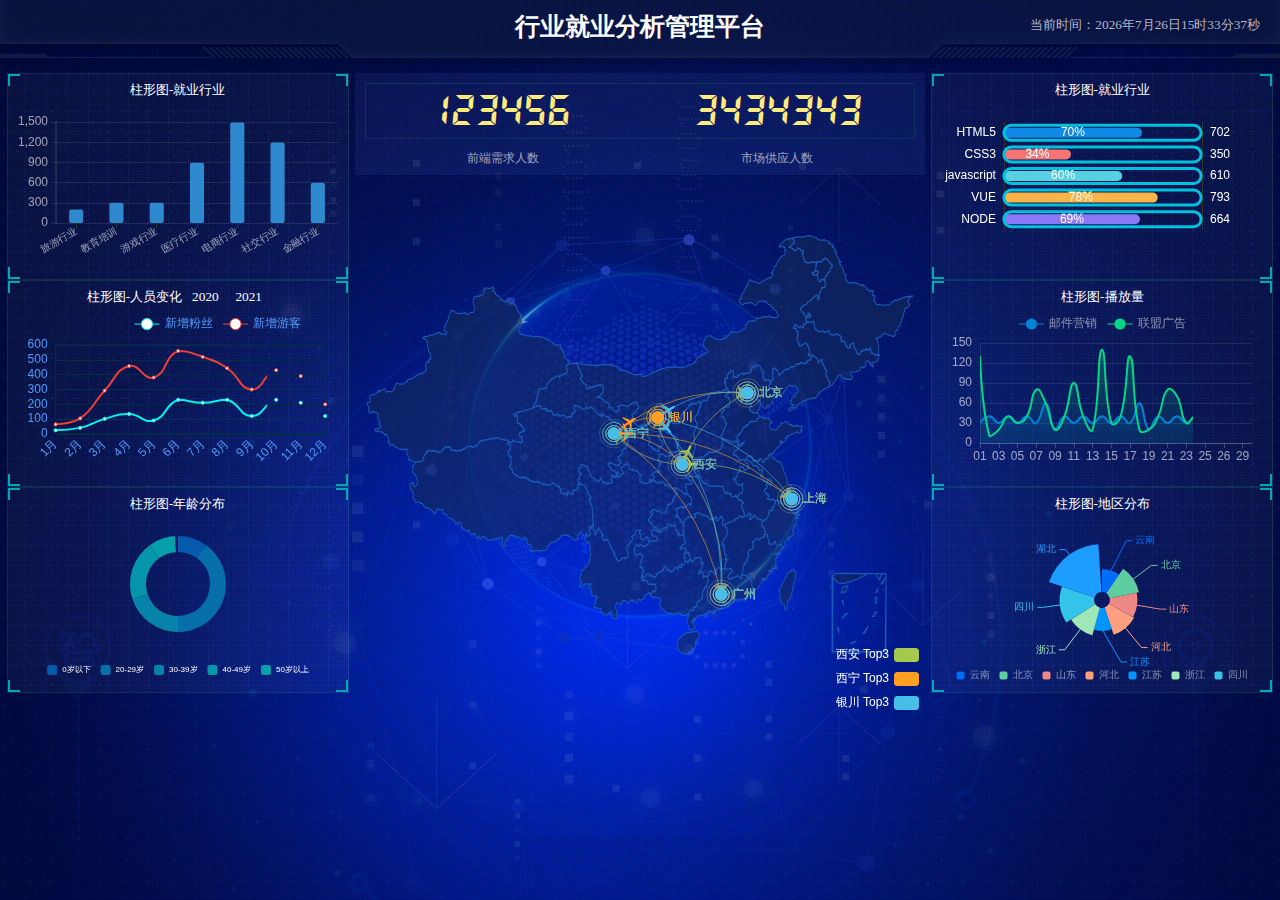
<file: index.html>
<!DOCTYPE html>
<html lang="en">

<head>
    <meta charset="UTF-8">
    <meta name="viewport" content="width=device-width, initial-scale=1.0">
    <title>Document</title>
    <link rel="stylesheet" href="css/index.css">
</head>

<body>
    <!-- 头部 -->
    <header>
        <h1>行业就业分析管理平台</h1>
        <div class="showTime"></div>
        <script>
            var t = null
            t = setTimeout(time, 1000); //开始运行
            function time() {
                clearTimeout(t) // 清除定时器
                dt = new Date()
                var y = dt.getFullYear()
                var mt = dt.getMonth() + 1
                var day = dt.getDate()
                var h = dt.getHours()
                var m = dt.getMinutes()
                var s = dt.getSeconds()
                console.log("当前时间：" + y + "年" +
                    mt + "月" + day + "日" + h + "时" + m + "分" + s + "秒", 'time+++')
                document.querySelector(".showTime").innerHTML = "当前时间：" + y + "年" +
                    mt + "月" + day + "日" + h + "时" + m + "分" + s + "秒"
                t = setTimeout(time, 1000); //开始运行
            }
        </script>
    </header>
    <!-- 页面主体 -->
    <section class="mainbox">
        <div class="column">
            <div class="panel bar">
                <h2>柱形图-就业行业</h2>
                <div class="chart"></div>
                <div class="panel-footer"></div>
            </div>
            <div class="panel line">
                <h2>柱形图-人员变化
                    <a href="javascript:;">2020</a>
                    <a href="javascript:;">2021</a>
                </h2>
                <div class="chart">图表</div>
                <div class="panel-footer"></div>
            </div>
            <div class="panel pie">
                <h2>柱形图-年龄分布</h2>
                <div class="chart">图表</div>
                <div class="panel-footer"></div>
            </div>
        </div>
        <div class="column">
            <!-- no模块 -->
            <div class="no">
                <div class="no-hd">
                    <ul>
                        <li>123456</li>
                        <li>3434343</li>
                    </ul>
                </div>
                <div class="no-bd">
                    <ul>
                        <li>前端需求人数</li>
                        <li>市场供应人数</li>
                    </ul>
                </div>
            </div>
            <!-- 地图模块 -->
            <div class="map">
                <div class="map1"></div>
                <div class="map2"></div>
                <div class="map3"></div>
                <div class="chart">地图模块</div>
            </div>
        </div>
        <div class="column">
            <div class="panel bar2">
                <h2>柱形图-就业行业</h2>
                <div class="chart">图表</div>
                <div class="panel-footer"></div>
            </div>
            <div class="panel line2">
                <h2>柱形图-播放量</h2>
                <div class="chart">图表</div>
                <div class="panel-footer"></div>
            </div>
            <div class="panel pie2">
                <h2>柱形图-地区分布</h2>
                <div class="chart">图表</div>
                <div class="panel-footer"></div>
            </div>
        </div>
    </section>
    <script src="js/flexible.js"></script>
    <script src="./js/echarts.min.js"></script>
    <script src="./js/jquery.js"></script>
    <!-- 中国地图需要，所以引入china.js -->
    <script src="./js/china.js"></script>
    <script src="./js/index.js"></script>
</body>

</html>
</file>
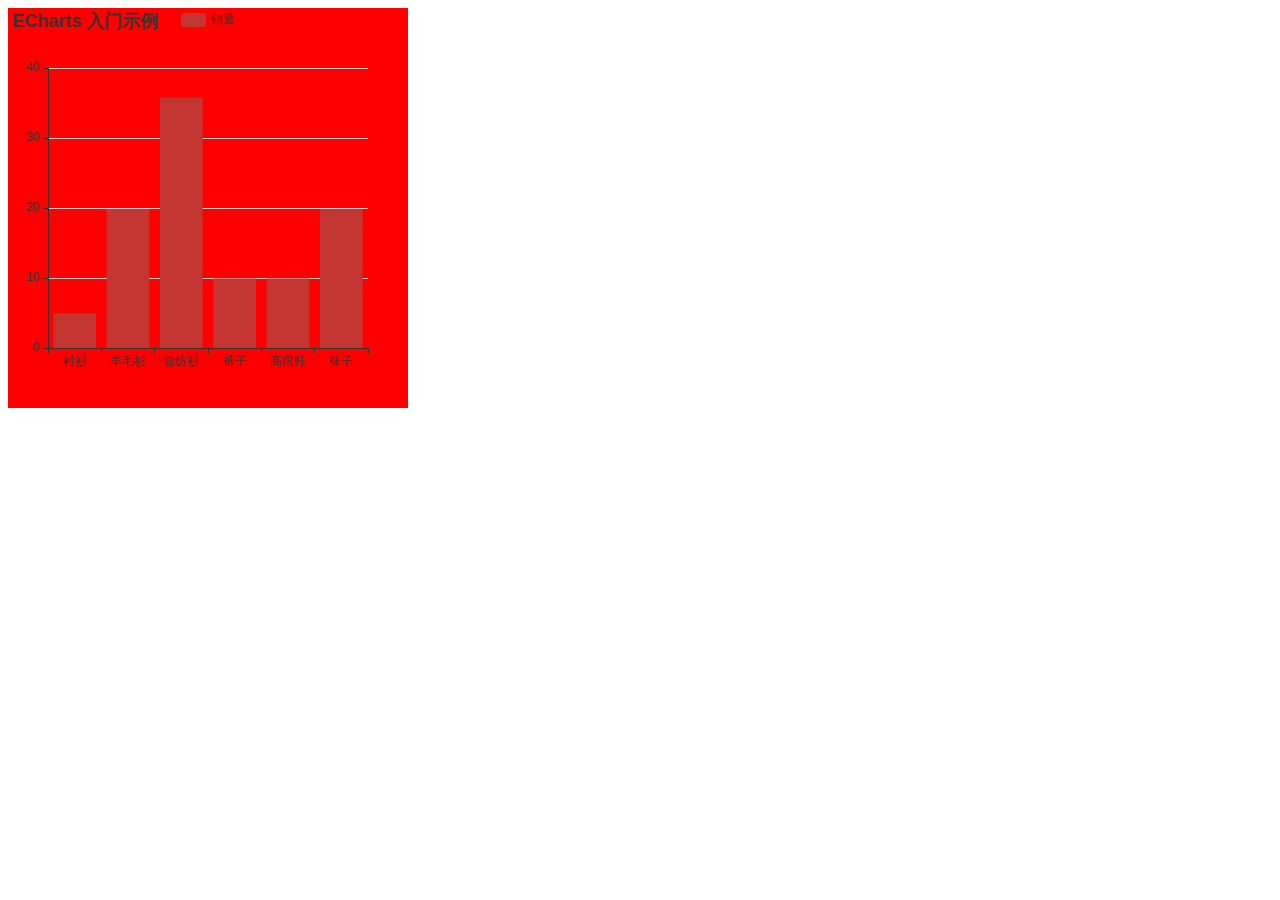
<file: demo.html>
<!DOCTYPE html>
<html lang="en">
<head>
    <meta charset="UTF-8">
    <meta http-equiv="X-UA-Compatible" content="IE=edge">
    <meta name="viewport" content="width=device-width, initial-scale=1.0">
    <title>Document</title>
    <style>
        .box {
            width: 400px;
            height: 400px;
            background-color: red;
        }
    </style>
</head>
<body>
    <div class="box"></div>
   <script src="./js/echarts.min.js"></script>
    <script>
        // 初始化实例对象  echarts.init(dom容器);
        var myChart = echarts.init(document.querySelector(".box"));
        // 指定配置项和数据
        var option = {
          title: {
            text: "ECharts 入门示例"
          },
          tooltip: {},
          legend: {
            data: ["销量"]
          },
          xAxis: {
            data: ["衬衫", "羊毛衫", "雪纺衫", "裤子", "高跟鞋", "袜子"]
          },
          yAxis: {},
          series: [
            {
              name: "销量",
              type: "bar",
              data: [5, 20, 36, 10, 10, 20]
            }
          ]
        };
        // 把配置项给实例对象
        myChart.setOption(option);
      </script>
</body>
</html>
</file>
<file: css/index.css>
* {
  margin: 0;
  padding: 0;
  box-sizing: border-box;
}
.box {
  width: 1rem;
  height: 1rem;
  background-color: #ddd;
}
li {
  list-style: none;
}
@font-face {
  font-family: "electronicFont";
  src: url(../font/DS-DIGIT.TTF);
}
body {
  background: url(../images/bg.jpg) no-repeat top center;
  /* 是否及如何重复背景图像  定位区域 位置 */
  line-height: 1.15;
}
header {
  position: relative;
  height: 1.25rem;
  background: url(../images/head_bg.png) no-repeat;
  background-size: 100% 100%;
}
header h1 {
  font-size: 0.475rem;
  color: #fff;
  text-align: center;
  line-height: 1rem;
}
header .showTime {
  position: absolute;
  right: 0.375rem;
  top: 0;
  line-height: 0.9375rem;
  color: rgba(255, 255, 255, 0.7);
  font-size: 0.25rem;
}
.mainbox {
  display: flex;
  min-width: 1024px;
  max-width: 1920px;
  margin: 0 auto;
  padding: 0.125rem 0.125rem 0;
}
.mainbox .column {
  flex: 3;
}
.mainbox .column:nth-child(2) {
  flex: 5;
  margin: 0 0.125rem 0.1875rem;
  overflow: hidden;
}
.mainbox .panel {
  position: relative;
  height: 3.875rem;
  padding: 0 0.1875rem 0.5rem;
  border: 1px solid rgba(25, 186, 139, 0.17);
  background: url(../images/line.png) rgba(255, 255, 255, 0.04);
}
.mainbox .panel::before {
  position: absolute;
  top: 0;
  left: 0;
  width: 10px;
  height: 10px;
  border-left: 2px solid #02a6b5;
  border-top: 2px solid #02a6b5;
  content: "";
}
.mainbox .panel::after {
  position: absolute;
  top: 0;
  right: 0;
  width: 10px;
  height: 10px;
  border-right: 2px solid #02a6b5;
  border-top: 2px solid #02a6b5;
  content: "";
}
.mainbox .panel .panel-footer {
  position: absolute;
  bottom: 0;
  left: 0;
  width: 100%;
}
.mainbox .panel .panel-footer::before {
  position: absolute;
  bottom: 0;
  left: 0;
  width: 10px;
  height: 10px;
  border-left: 2px solid #02a6b5;
  border-bottom: 2px solid #02a6b5;
  content: "";
}
.mainbox .panel .panel-footer::after {
  position: absolute;
  bottom: 0;
  right: 0;
  width: 10px;
  height: 10px;
  border-right: 2px solid #02a6b5;
  border-bottom: 2px solid #02a6b5;
  content: "";
}
.mainbox .panel h2 {
  height: 0.6rem;
  color: #fff;
  line-height: 0.6rem;
  text-align: center;
  font-size: 0.25rem;
  font-weight: 400;
}
.mainbox .panel h2 a {
  color: #fff;
  text-decoration: none;
  margin: 0 0.125rem;
}
.mainbox .panel .chart {
  height: 3rem;
}
.no {
  background: rgba(101, 132, 226, 0.1);
  padding: 0.1875rem;
}
.no .no-hd {
  border: 1px solid rgba(25, 186, 139, 0.17);
}
.no .no-hd ul {
  display: flex;
}
.no .no-hd ul li {
  flex: 1;
  line-height: 1rem;
  font-size: 0.875rem;
  color: #ffeb7b;
  text-align: center;
  font-family: "electronicFont";
}
.no .no-bd ul {
  display: flex;
}
.no .no-bd ul li {
  flex: 1;
  text-align: center;
  color: rgba(225, 225, 225, 0.7);
  font-size: 0.225rem;
  height: 0.5rem;
  line-height: 0.5rem;
  padding-top: 0.125rem;
}
.map {
  position: relative;
  height: 10.125rem;
}
.map .map1 {
  position: absolute;
  width: 6.475rem;
  height: 6.475rem;
  top: 50%;
  left: 50%;
  transform: translate(-50%, -50%);
  background: url(../images/map.png);
  background-size: 100% 100%;
  opacity: 0.3;
}
.map .map2 {
  position: absolute;
  top: 50%;
  left: 50%;
  transform: translate(-50%, -50%);
  width: 8.0375rem;
  height: 8.0375rem;
  background: url(../images/lbx.png);
  animation: rotate1 15s linear infinite;
  background-size: 100% 100%;
  opacity: 0.6;
}
.map .map3 {
  position: absolute;
  top: 50%;
  left: 50%;
  transform: translate(-50%, -50%);
  width: 7.075rem;
  height: 7.075rem;
  background: url(../images/jt.png);
  animation: rotate2 15s linear infinite;
  background-size: 100% 100%;
  opacity: 0.6;
}
.map .chart {
  position: absolute;
  top: 0;
  left: 0;
  width: 100%;
  height: 10.125rem;
}
@keyframes rotate1 {
  form {
    transform: translate(-50%, -50%) rotate(0deg);
  }
  to {
    transform: translate(-50%, -50%) rotate(360deg);
  }
}
@keyframes rotate2 {
  form {
    transform: translate(-50%, -50%) rotate(0deg);
  }
  to {
    transform: translate(-50%, -50%) rotate(-360deg);
  }
}
/* 约束屏幕尺寸 */
@media screen and (max-width: 1024px) {
  html {
    font-size: 42px !important;
  }
}
@media screen and (min-width: 1920px) {
  html {
    font-size: 80px !important;
  }
}
</file>
